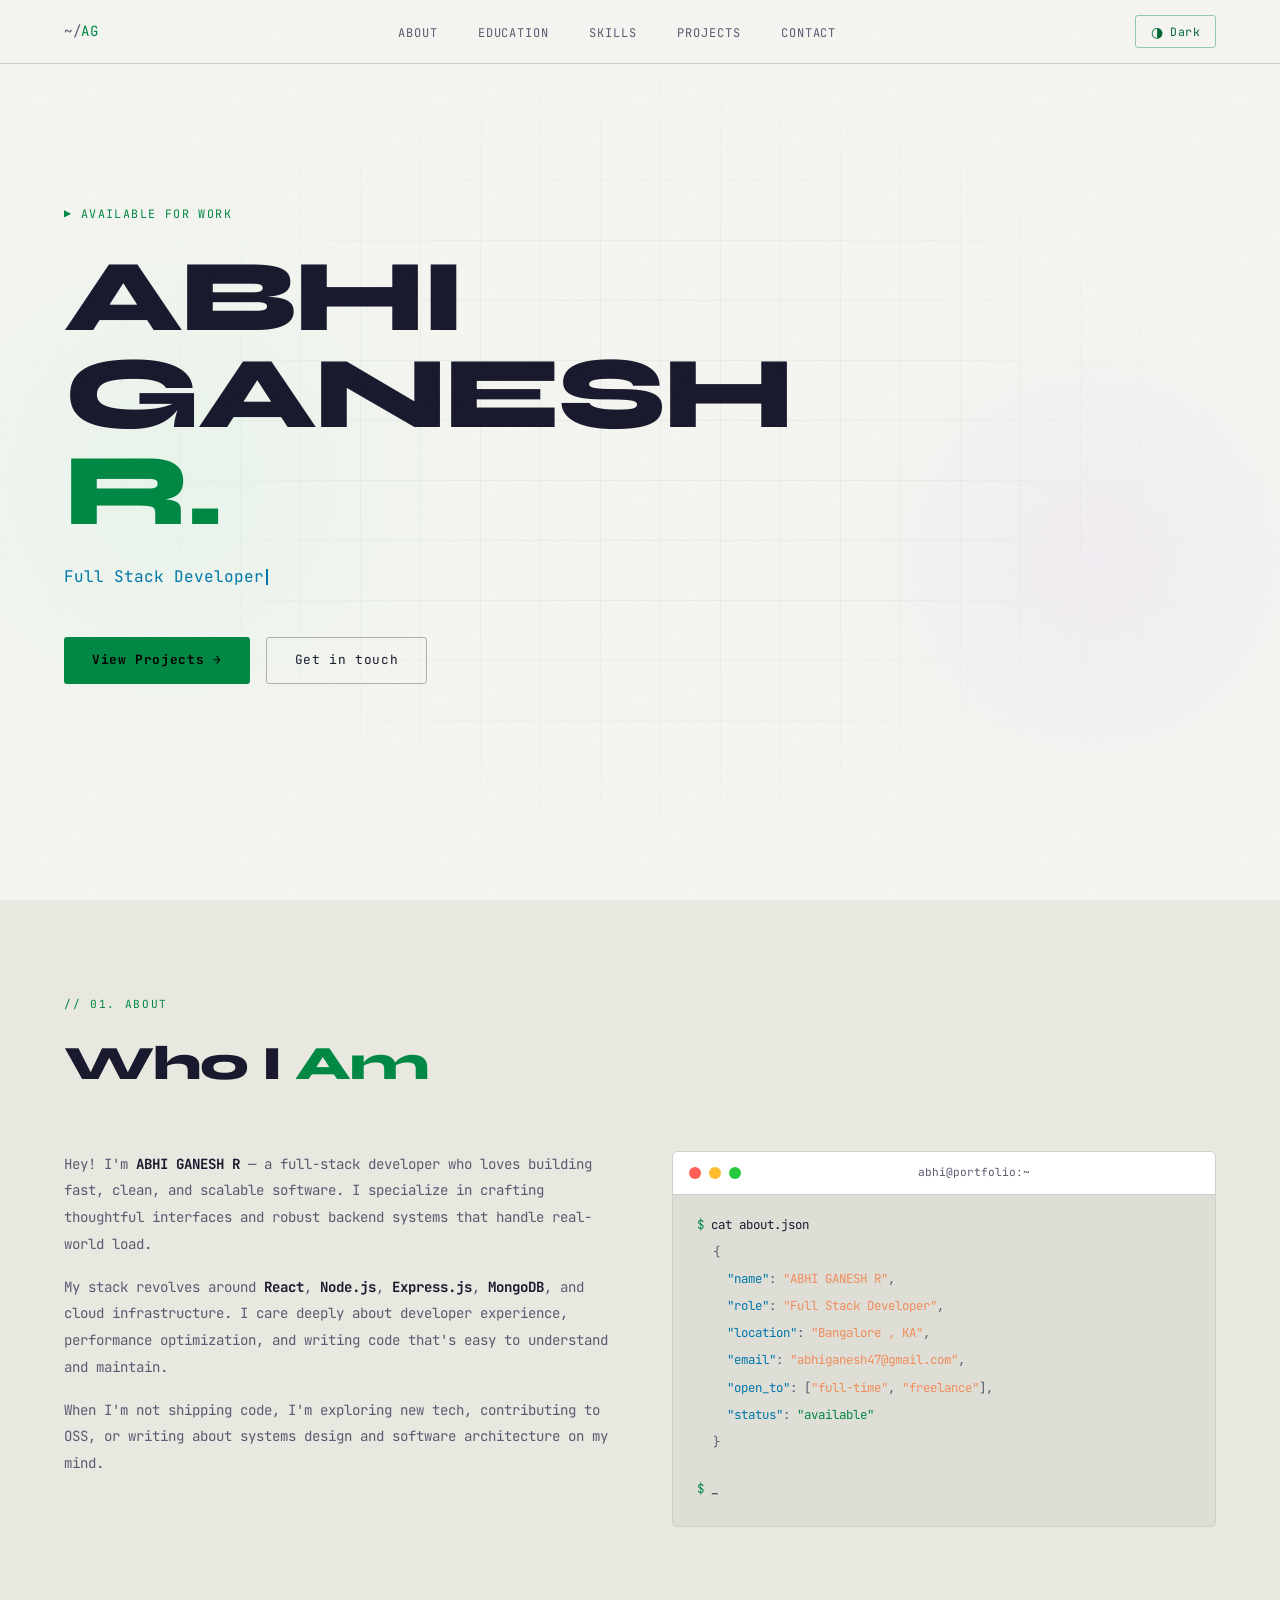
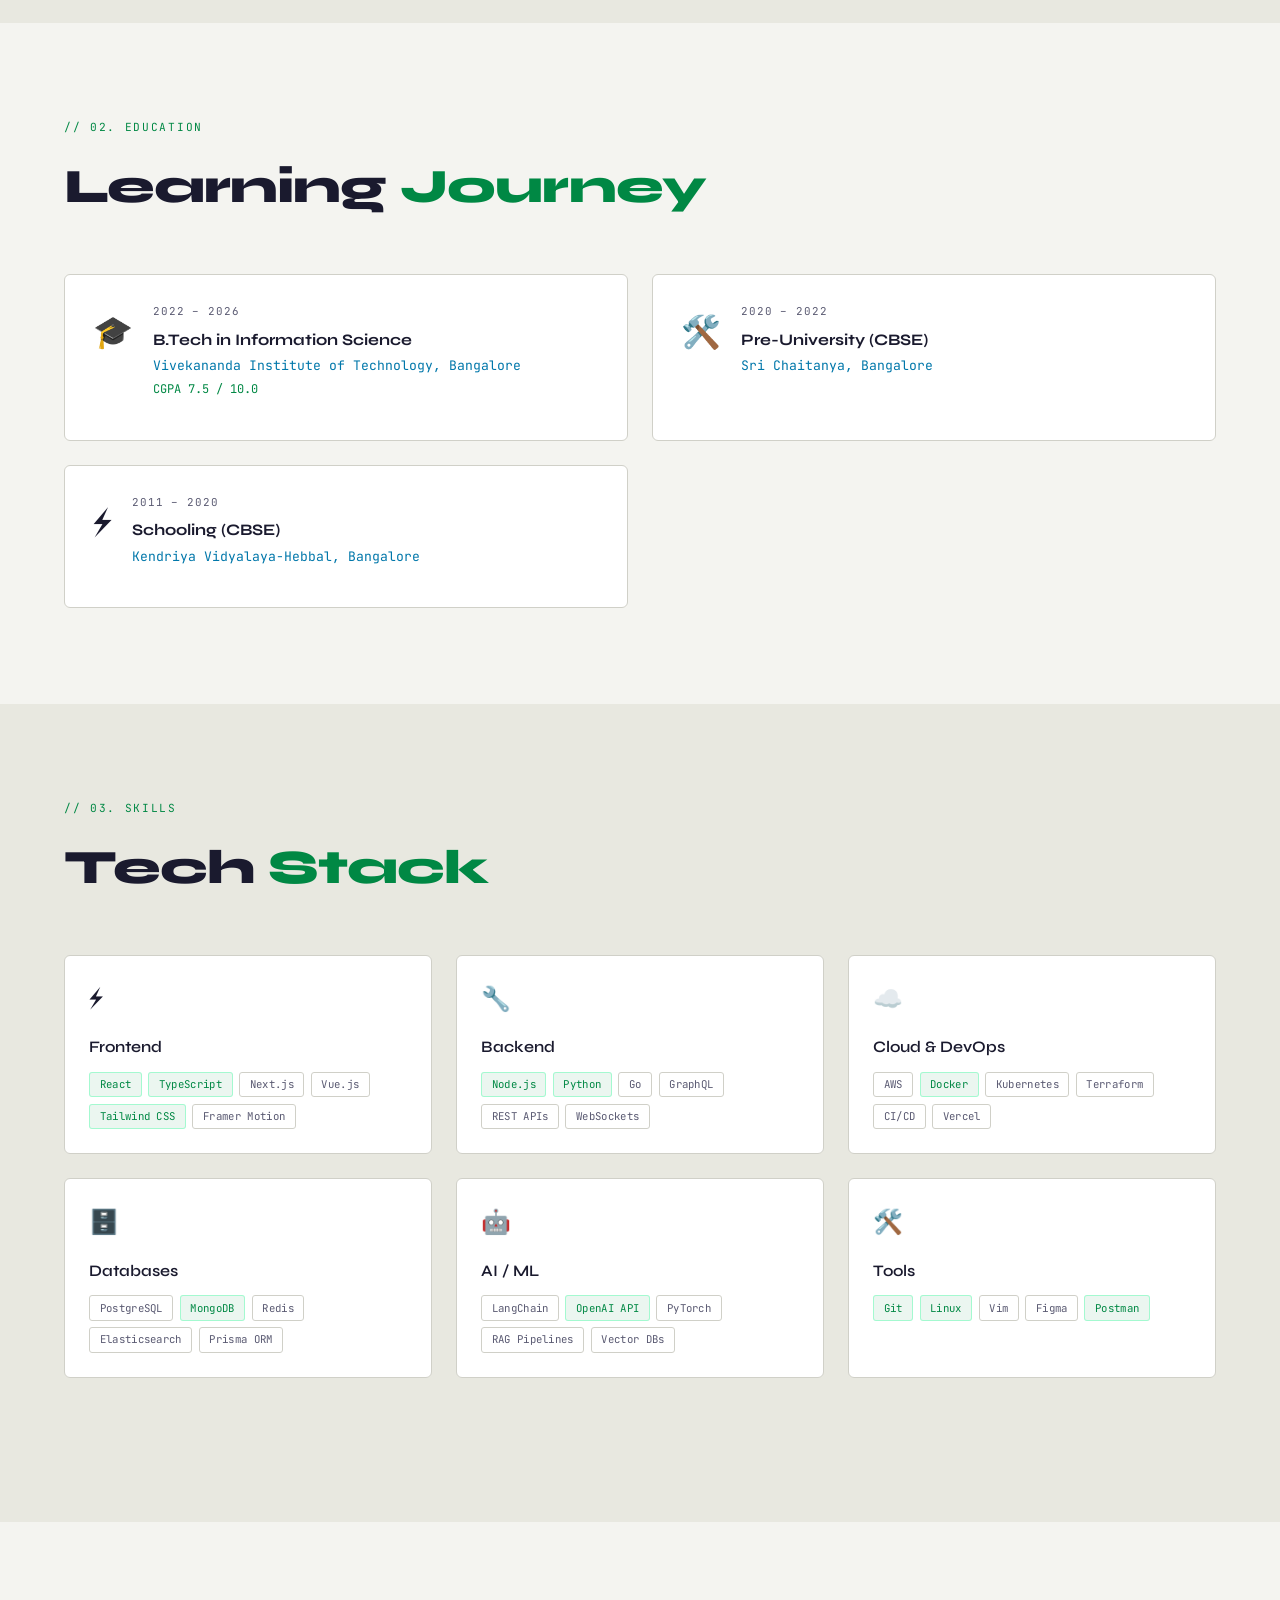
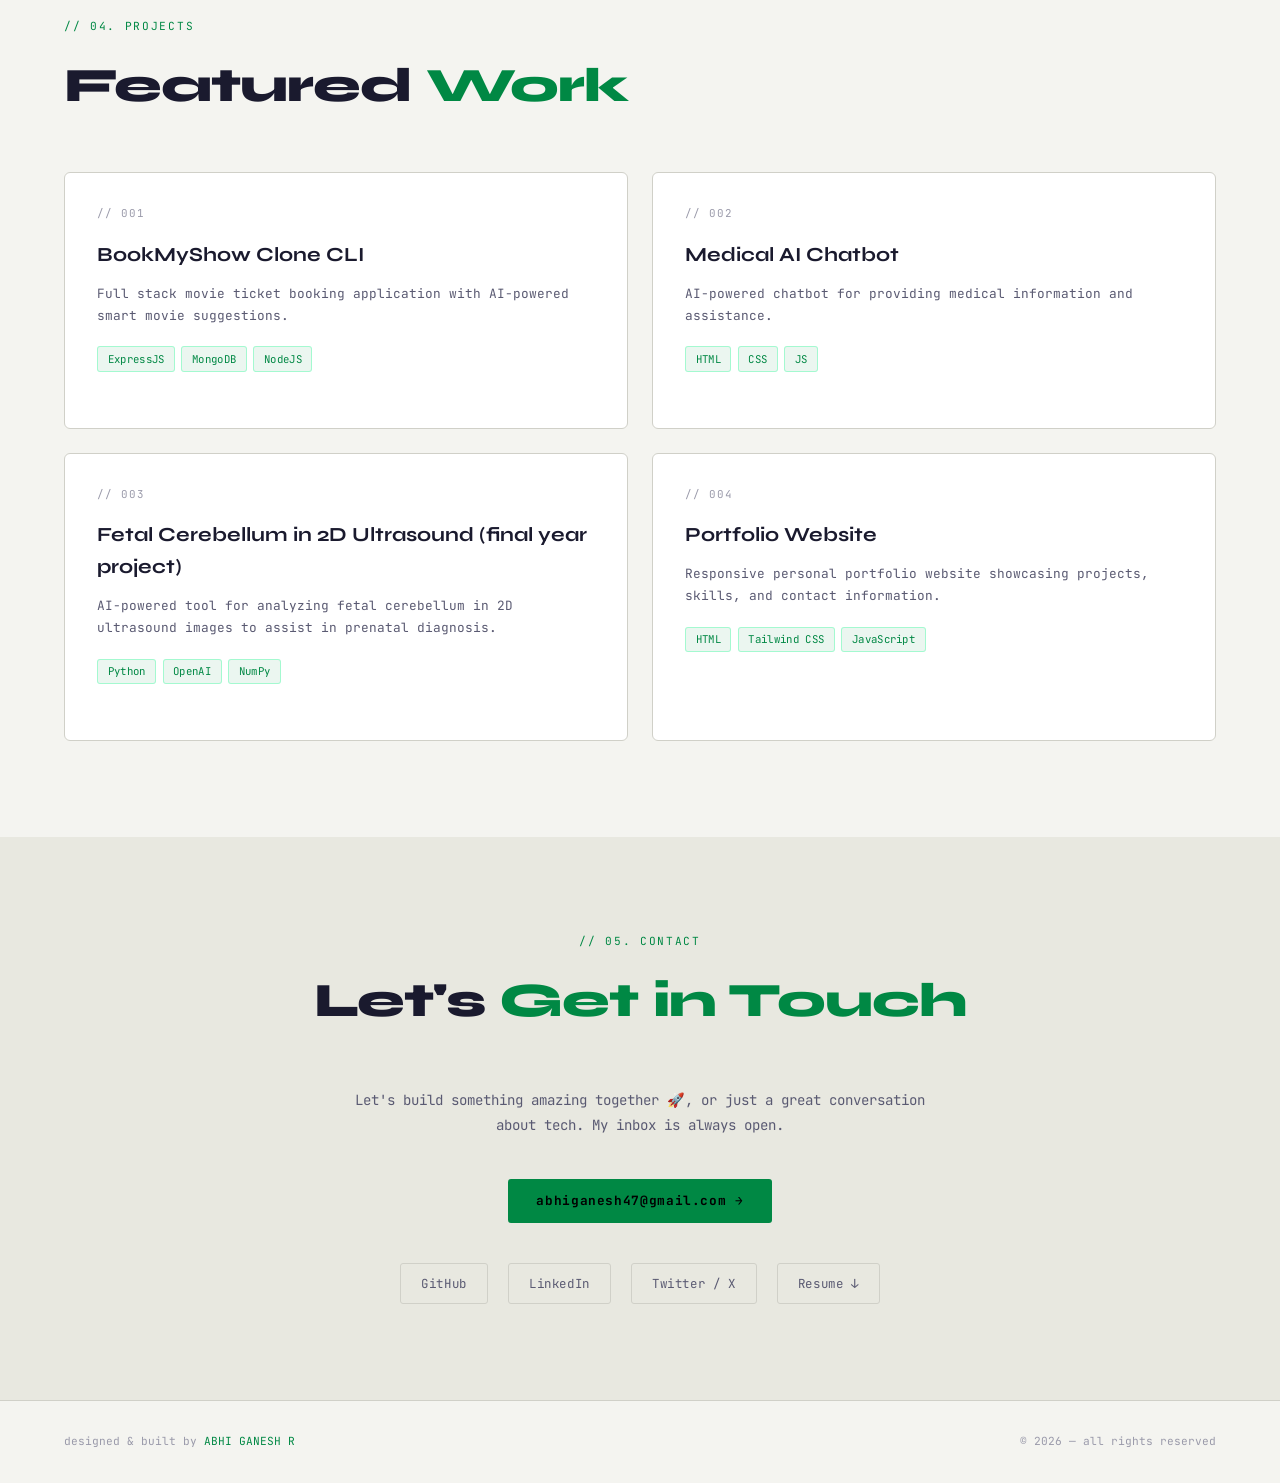
<file: index.html>
<!DOCTYPE html>
<html lang="en" data-theme="dark">
<head>
<meta charset="UTF-8"/>
<meta name="viewport" content="width=device-width, initial-scale=1.0"/>
<title>Abhi Ganesh — Portfolio</title>
<meta name="description" content="Full Stack Developer portfolio — Abhi Ganesh"/>
<link rel="preconnect" href="https://fonts.googleapis.com"/>
<link rel="preconnect" href="https://fonts.gstatic.com" crossorigin/>
<link href="https://fonts.googleapis.com/css2?family=JetBrains+Mono:wght@300;400;500;700&family=Syne:wght@400;600;800&display=swap" rel="stylesheet"/>

<style>
/* ═══════════════════════════════════════════════════════════
   CSS VARIABLES  — dark theme (default)
═══════════════════════════════════════════════════════════ */
:root {
  --bg:       #0a0a0f;
  --bg2:      #0f0f1a;
  --bg3:      #13131f;
  --surface:  #181825;
  --border:   #2a2a40;
  --border2:  #3a3a5c;
  --green:    #00ff88;
  --green2:   #00cc6a;
  --cyan:     #00d4ff;
  --purple:   #a855f7;
  --text:     #e2e2f0;
  --muted:    #6b6b8a;
  --dim:      #3a3a55;
  --card-bg:  #13131f;
  --font-mono:'JetBrains Mono', monospace;
  --font-disp:'Syne', sans-serif;
  --radius:   6px;
  --nav-h:    64px;
  --shadow:   0 8px 32px rgba(0,0,0,0.4);
  --transition:0.3s ease;
}

/* ── Light theme ── */
[data-theme="light"] {
  --bg:       #f4f4f0;
  --bg2:      #ebebе4;
  --bg2:      #e8e8e0;
  --bg3:      #deded6;
  --surface:  #ffffff;
  --border:   #d0d0c8;
  --border2:  #b0b0a8;
  --green:    #008844;
  --green2:   #006633;
  --cyan:     #0077aa;
  --purple:   #6622cc;
  --text:     #1a1a2e;
  --muted:    #5a5a72;
  --dim:      #9a9aaa;
  --card-bg:  #ffffff;
  --shadow:   0 8px 32px rgba(0,0,0,0.12);
}

/* ═══════════════════════════════════════════════════════════
   RESET & BASE
═══════════════════════════════════════════════════════════ */
*,*::before,*::after{box-sizing:border-box;margin:0;padding:0}
html{scroll-behavior:smooth;font-size:16px}
body{
  background:var(--bg);color:var(--text);
  font-family:var(--font-mono);line-height:1.6;
  overflow-x:hidden;transition:background var(--transition),color var(--transition);
}
body::before{
  content:'';position:fixed;inset:0;pointer-events:none;z-index:9999;
  background-image:url("data:image/svg+xml,%3Csvg viewBox='0 0 200 200' xmlns='http://www.w3.org/2000/svg'%3E%3Cfilter id='n'%3E%3CfeTurbulence type='fractalNoise' baseFrequency='0.85' numOctaves='4' stitchTiles='stitch'/%3E%3C/filter%3E%3Crect width='100%25' height='100%25' filter='url(%23n)' opacity='0.03'/%3E%3C/svg%3E");
  background-size:200px 200px;opacity:0.35;
}
img{max-width:100%;display:block}
a{color:inherit;text-decoration:none}
::-webkit-scrollbar{width:4px}
::-webkit-scrollbar-track{background:var(--bg)}
::-webkit-scrollbar-thumb{background:var(--green2);border-radius:2px}

/* ═══════════════════════════════════════════════════════════
   SCROLL PROGRESS BAR
═══════════════════════════════════════════════════════════ */
#scrollProgress{
  position:fixed;top:0;left:0;height:2px;width:0;
  background:linear-gradient(90deg,var(--green),var(--cyan));
  z-index:9000;transition:width 0.1s linear;
}

/* ═══════════════════════════════════════════════════════════
   NAV
═══════════════════════════════════════════════════════════ */
nav{
  position:fixed;top:0;left:0;right:0;z-index:100;
  display:flex;align-items:center;justify-content:space-between;
  padding:0 4rem;height:var(--nav-h);
  background:rgba(10,10,15,0.88);
  backdrop-filter:blur(20px);
  border-bottom:1px solid var(--border);
  transition:background var(--transition),border-color var(--transition);
}
[data-theme="light"] nav{background:rgba(244,244,240,0.92)}

.nav-logo{
  font-family:var(--font-mono);font-size:0.88rem;
  color:var(--green);letter-spacing:0.05em;
}
.nav-logo span{color:var(--muted)}

.nav-links{display:flex;gap:2.5rem;list-style:none;align-items:center}
.nav-links a{
  font-size:0.75rem;color:var(--muted);letter-spacing:0.08em;
  text-transform:uppercase;transition:color var(--transition);
  position:relative;padding-bottom:2px;
}
.nav-links a::after{
  content:'';position:absolute;bottom:0;left:0;
  width:0;height:1px;background:var(--green);transition:width 0.3s;
}
.nav-links a:hover,.nav-links a.active{color:var(--green)}
.nav-links a:hover::after,.nav-links a.active::after{width:100%}

/* theme btn */
#themeBtn{
  display:inline-flex;align-items:center;gap:0.4rem;
  padding:0.4rem 0.9rem;font-family:var(--font-mono);
  font-size:0.72rem;letter-spacing:0.06em;
  background:transparent;color:var(--muted);
  border:1px solid var(--border2);border-radius:3px;
  cursor:pointer;transition:all var(--transition);white-space:nowrap;
}
#themeBtn:hover{color:var(--green);border-color:rgba(0,255,136,0.4)}
#themeBtn.is-light{color:var(--green2);border-color:rgba(0,136,68,0.4)}
.theme-icon{font-size:0.9rem}

/* hamburger */
#hamburger{
  display:none;background:none;border:1px solid var(--border2);
  color:var(--text);font-size:1.1rem;padding:0.4rem 0.6rem;
  border-radius:3px;cursor:pointer;line-height:1;
}
#mobileMenu{
  display:none;position:fixed;top:var(--nav-h);left:0;right:0;
  background:var(--bg2);border-bottom:1px solid var(--border);
  padding:1rem 1.5rem;z-index:99;
}
#mobileMenu.open{display:block}
#mobileMenu ul{list-style:none;display:flex;flex-direction:column;gap:1rem}
#mobileMenu a{font-size:0.85rem;color:var(--muted);letter-spacing:0.06em;text-transform:uppercase}
#mobileMenu a:hover{color:var(--green)}

/* ═══════════════════════════════════════════════════════════
   HERO
═══════════════════════════════════════════════════════════ */
#hero{
  min-height:100vh;display:flex;flex-direction:column;justify-content:center;
  padding:calc(var(--nav-h) + 3rem) 4rem 4rem;
  position:relative;overflow:hidden;
}
.hero-grid{
  position:absolute;inset:0;
  background-image:
    linear-gradient(rgba(0,255,136,0.03) 1px,transparent 1px),
    linear-gradient(90deg,rgba(0,255,136,0.03) 1px,transparent 1px);
  background-size:60px 60px;
  mask-image:radial-gradient(ellipse at center,black 20%,transparent 75%);
  transition:opacity var(--transition);
}
[data-theme="light"] .hero-grid{
  background-image:
    linear-gradient(rgba(0,136,68,0.06) 1px,transparent 1px),
    linear-gradient(90deg,rgba(0,136,68,0.06) 1px,transparent 1px);
}
.hero-glow{
  position:absolute;top:20%;left:-10%;
  width:600px;height:600px;pointer-events:none;
  background:radial-gradient(circle,rgba(0,255,136,0.05) 0%,transparent 70%);
}
.hero-glow2{
  position:absolute;bottom:10%;right:-5%;
  width:500px;height:500px;pointer-events:none;
  background:radial-gradient(circle,rgba(168,85,247,0.05) 0%,transparent 70%);
}
.hero-content{position:relative;max-width:820px}
.hero-tag{
  display:inline-flex;align-items:center;gap:0.5rem;
  font-size:0.73rem;color:var(--green);letter-spacing:0.12em;
  text-transform:uppercase;margin-bottom:1.5rem;
  animation:fadeUp 0.6s ease both;
}
#hero-name{
  font-family:var(--font-disp);font-size:clamp(3.5rem,8vw,7rem);
  font-weight:800;line-height:0.95;letter-spacing:-0.03em;color:#fff;
  animation:fadeUp 0.6s 0.1s ease both;
}
[data-theme="light"] #hero-name{color:#1a1a2e}
#hero-name .accent{color:var(--green)}
.hero-subtitle{
  margin-top:1.5rem;font-size:1rem;color:var(--muted);
  animation:fadeUp 0.6s 0.2s ease both;
}
.hero-subtitle #typing-text{color:var(--cyan)}
.cursor{
  display:inline-block;width:2px;height:1em;background:var(--cyan);
  margin-left:2px;vertical-align:middle;animation:blink 1s step-end infinite;
}
.hero-cta{
  margin-top:3rem;display:flex;gap:1rem;flex-wrap:wrap;
  animation:fadeUp 0.6s 0.3s ease both;
}
#hero-stats{
  margin-top:4rem;display:flex;gap:3rem;flex-wrap:wrap;
  animation:fadeUp 0.6s 0.4s ease both;
}
.stat-num{
  font-family:var(--font-disp);font-size:2rem;font-weight:800;
  color:#fff;line-height:1;
}
[data-theme="light"] .stat-num{color:#1a1a2e}
.stat-num .green{color:var(--green)}
.stat-label{font-size:0.7rem;color:var(--muted);margin-top:0.3rem;letter-spacing:0.08em;text-transform:uppercase}

/* BUTTONS */
.btn{
  display:inline-flex;align-items:center;gap:0.5rem;
  padding:0.75rem 1.75rem;font-family:var(--font-mono);
  font-size:0.8rem;letter-spacing:0.05em;border-radius:3px;
  cursor:pointer;transition:all 0.2s;border:none;
}
.btn-primary{background:var(--green);color:#000;font-weight:700}
.btn-primary:hover{filter:brightness(1.1);transform:translateY(-2px);box-shadow:0 8px 30px rgba(0,255,136,0.25)}
.btn-outline{background:transparent;color:var(--text);border:1px solid var(--border2)}
.btn-outline:hover{border-color:var(--green);color:var(--green);transform:translateY(-2px)}

/* ═══════════════════════════════════════════════════════════
   SECTIONS
═══════════════════════════════════════════════════════════ */
section{padding:6rem 4rem}
.section-label{
  font-size:0.7rem;color:var(--green);
  letter-spacing:0.15em;text-transform:uppercase;margin-bottom:0.75rem;
}
.section-title{
  font-family:var(--font-disp);font-size:clamp(2rem,4vw,3rem);
  font-weight:800;color:#fff;letter-spacing:-0.02em;margin-bottom:3rem;
}
[data-theme="light"] .section-title{color:#1a1a2e}
.section-title span{color:var(--green)}

/* ═══════════════════════════════════════════════════════════
   ABOUT
═══════════════════════════════════════════════════════════ */
#about{background:var(--bg2)}
.about-grid{display:grid;grid-template-columns:1fr 1fr;gap:4rem;align-items:start}
#about-text p{color:var(--muted);line-height:1.9;margin-bottom:1rem;font-size:0.88rem}
#about-text p strong{color:var(--text)}

.terminal-block{
  background:var(--bg);border:1px solid var(--border);
  border-radius:var(--radius);overflow:hidden;
  transition:background var(--transition),border-color var(--transition);
}
[data-theme="light"] .terminal-block{background:var(--bg3)}
.terminal-bar{
  display:flex;align-items:center;gap:0.5rem;
  padding:0.75rem 1rem;background:var(--surface);
  border-bottom:1px solid var(--border);
}
.dot{width:12px;height:12px;border-radius:50%}
.dot.red{background:#ff5f57}.dot.yellow{background:#ffbd2e}.dot.green{background:#27c93f}
.terminal-title{font-size:0.7rem;color:var(--muted);margin:0 auto}
.terminal-body{padding:1.25rem 1.5rem;font-size:0.78rem}
.t-line{margin-bottom:0.45rem}
.t-prompt{color:var(--green)}
.t-cmd{color:var(--text)}
.t-out{color:var(--muted);padding-left:1rem}
.t-key{color:var(--cyan)}
.t-str{color:#f08c5a}

/* ═══════════════════════════════════════════════════════════
   EDUCATION
═══════════════════════════════════════════════════════════ */
#education{background:var(--bg)}
#education-grid{
  display:grid;grid-template-columns:repeat(2,1fr);gap:1.5rem;
}
.edu-card{
  display:flex;gap:1.25rem;
  background:var(--card-bg);border:1px solid var(--border);
  border-radius:var(--radius);padding:1.75rem;
  transition:border-color var(--transition),transform var(--transition);
  position:relative;overflow:hidden;
}
.edu-card::before{
  content:'';position:absolute;left:0;top:0;bottom:0;
  width:2px;background:linear-gradient(180deg,var(--green),var(--cyan));
  transform:scaleY(0);transform-origin:top;transition:transform 0.3s;
}
.edu-card:hover{border-color:var(--border2);transform:translateY(-3px)}
.edu-card:hover::before{transform:scaleY(1)}
.edu-icon{font-size:2rem;flex-shrink:0;margin-top:0.2rem}
.edu-year{font-size:0.68rem;color:var(--muted);letter-spacing:0.08em;text-transform:uppercase;margin-bottom:0.4rem}
.edu-degree{font-family:var(--font-disp);font-size:1rem;font-weight:700;color:var(--text);margin-bottom:0.2rem}
.edu-inst{font-size:0.82rem;color:var(--cyan);margin-bottom:0.25rem}
.edu-grade{font-size:0.75rem;color:var(--green);margin-bottom:0.75rem}
.edu-highlights{display:flex;flex-wrap:wrap;gap:0.35rem}
.edu-tag{
  font-size:0.65rem;padding:0.18rem 0.55rem;
  background:var(--surface);color:var(--muted);
  border:1px solid var(--border);border-radius:3px;
}

/* ═══════════════════════════════════════════════════════════
   SKILLS
═══════════════════════════════════════════════════════════ */
#skills{background:var(--bg2)}
#skills-grid{display:grid;grid-template-columns:repeat(3,1fr);gap:1.5rem}
.skill-card{
  background:var(--card-bg);border:1px solid var(--border);
  border-radius:var(--radius);padding:1.5rem;
  transition:border-color var(--transition),transform var(--transition);
  position:relative;overflow:hidden;
}
.skill-card::before{
  content:'';position:absolute;top:0;left:0;right:0;height:2px;
  background:linear-gradient(90deg,var(--green),var(--cyan));
  transform:scaleX(0);transform-origin:left;transition:transform 0.3s;
}
.skill-card:hover{border-color:var(--border2);transform:translateY(-4px)}
.skill-card:hover::before{transform:scaleX(1)}
.skill-icon{font-size:1.5rem;margin-bottom:1rem}
.skill-name{font-family:var(--font-disp);font-size:1rem;font-weight:600;color:var(--text);margin-bottom:0.75rem}
.skill-tags{display:flex;flex-wrap:wrap;gap:0.4rem}
.tag{
  font-size:0.67rem;padding:0.2rem 0.6rem;
  background:var(--surface);color:var(--muted);
  border:1px solid var(--border);border-radius:3px;letter-spacing:0.03em;
  transition:all 0.2s;
}
.tag.active{color:var(--green);border-color:rgba(0,255,136,0.3);background:rgba(0,255,136,0.06)}
[data-theme="light"] .tag.active{background:rgba(0,136,68,0.08)}

/* Bars */
#skill-bars{margin-top:3rem;max-width:640px}
.bar-item{margin-bottom:1.25rem}
.bar-header{display:flex;justify-content:space-between;margin-bottom:0.4rem;font-size:0.78rem}
.bar-label{color:var(--text)}
.bar-pct{color:var(--green)}
.bar-track{height:4px;background:var(--surface);border-radius:2px;overflow:hidden}
.bar-fill{
  height:100%;border-radius:2px;
  background:linear-gradient(90deg,var(--green),var(--cyan));
  width:0;transition:width 1.2s cubic-bezier(0.23,1,0.32,1);
}

/* ═══════════════════════════════════════════════════════════
   PROJECTS
═══════════════════════════════════════════════════════════ */
#projects{background:var(--bg)}
#projects-grid{display:grid;grid-template-columns:repeat(2,1fr);gap:1.5rem}
.project-card{
  background:var(--card-bg);border:1px solid var(--border);
  border-radius:var(--radius);padding:2rem;
  transition:all var(--transition);position:relative;overflow:hidden;
}
.project-card::after{
  content:'';position:absolute;inset:0;
  background:linear-gradient(135deg,rgba(0,255,136,0.03),transparent);
  opacity:0;transition:opacity var(--transition);pointer-events:none;
}
.project-card:hover{border-color:rgba(0,255,136,0.3);transform:translateY(-4px);box-shadow:var(--shadow)}
.project-card:hover::after{opacity:1}
.project-card.featured{
  grid-column:span 2;border-color:rgba(0,255,136,0.2);
  background:linear-gradient(135deg,rgba(0,255,136,0.03) 0%,var(--card-bg) 40%);
}
.featured-inner{display:grid;grid-template-columns:1fr 1fr;gap:3rem;align-items:center}
.project-badge{
  display:inline-flex;align-items:center;gap:0.4rem;
  font-size:0.67rem;color:var(--green);letter-spacing:0.1em;text-transform:uppercase;
  margin-bottom:0.75rem;padding:0.25rem 0.75rem;
  border:1px solid rgba(0,255,136,0.3);border-radius:3px;background:rgba(0,255,136,0.05);
}
.project-num{font-size:0.68rem;color:var(--dim);letter-spacing:0.1em;margin-bottom:1rem}
.project-title{font-family:var(--font-disp);font-size:1.25rem;font-weight:700;color:var(--text);margin-bottom:0.75rem}
.project-desc{font-size:0.8rem;color:var(--muted);line-height:1.7;margin-bottom:1.25rem}
.project-stack{display:flex;flex-wrap:wrap;gap:0.4rem;margin-bottom:1.5rem}
.project-links{display:flex;gap:1rem}
.project-link{
  font-size:0.73rem;color:var(--muted);letter-spacing:0.05em;text-transform:uppercase;
  transition:color var(--transition);display:flex;align-items:center;gap:0.3rem;
}
.project-link:hover{color:var(--green)}
.project-visual{
  background:var(--bg2);border:1px solid var(--border);
  border-radius:var(--radius);padding:1.5rem;font-size:0.75rem;
}

/* ═══════════════════════════════════════════════════════════
   CONTACT
═══════════════════════════════════════════════════════════ */
#contact{background:var(--bg2);text-align:center}
.contact-inner{max-width:600px;margin:0 auto}
.contact-inner p{color:var(--muted);font-size:0.88rem;line-height:1.8;margin-bottom:2.5rem}
#contact-email{
  display:inline-flex;align-items:center;gap:0.5rem;
  margin-bottom:2.5rem;font-family:var(--font-mono);
}
#contact-links{display:flex;justify-content:center;gap:1.25rem;flex-wrap:wrap}
.contact-link{
  display:flex;align-items:center;gap:0.5rem;
  color:var(--muted);font-size:0.78rem;
  padding:0.6rem 1.25rem;border:1px solid var(--border);
  border-radius:3px;letter-spacing:0.05em;transition:all var(--transition);
}
.contact-link:hover{color:var(--green);border-color:rgba(0,255,136,0.4);background:rgba(0,255,136,0.04)}

/* ═══════════════════════════════════════════════════════════
   FOOTER
═══════════════════════════════════════════════════════════ */
footer{
  border-top:1px solid var(--border);padding:2rem 4rem;
  display:flex;justify-content:space-between;align-items:center;
  font-size:0.7rem;color:var(--dim);background:var(--bg);
}
footer span{color:var(--green)}

/* ═══════════════════════════════════════════════════════════
   BACK TO TOP
═══════════════════════════════════════════════════════════ */
#backToTop{
  position:fixed;bottom:2rem;right:2rem;z-index:200;
  width:44px;height:44px;border-radius:50%;
  background:var(--green);color:#000;font-size:1.1rem;
  border:none;cursor:pointer;font-weight:700;
  display:flex;align-items:center;justify-content:center;
  opacity:0;transform:translateY(12px);pointer-events:none;
  transition:opacity 0.3s,transform 0.3s,box-shadow 0.2s;
  box-shadow:0 4px 20px rgba(0,255,136,0.3);
}
#backToTop.visible{opacity:1;transform:translateY(0);pointer-events:all}
#backToTop:hover{box-shadow:0 6px 28px rgba(0,255,136,0.5);transform:translateY(-2px)}

/* ═══════════════════════════════════════════════════════════
   REVEAL ANIMATION
═══════════════════════════════════════════════════════════ */
.reveal{opacity:0;transform:translateY(28px);transition:opacity 0.7s ease,transform 0.7s ease}
.reveal.visible{opacity:1;transform:none}

/* ═══════════════════════════════════════════════════════════
   KEYFRAMES
═══════════════════════════════════════════════════════════ */
@keyframes fadeUp{from{opacity:0;transform:translateY(20px)}to{opacity:1;transform:translateY(0)}}
@keyframes blink{0%,100%{opacity:1}50%{opacity:0}}

/* ═══════════════════════════════════════════════════════════
   RESPONSIVE
═══════════════════════════════════════════════════════════ */
@media(max-width:900px){
  #skills-grid{grid-template-columns:repeat(2,1fr)}
  .about-grid{grid-template-columns:1fr}
  #education-grid{grid-template-columns:1fr}
}
@media(max-width:700px){
  nav{padding:0 1.25rem}
  .nav-links{display:none}
  #hamburger{display:block}
  #hero,section{padding-left:1.5rem;padding-right:1.5rem}
  section{padding-top:4rem;padding-bottom:4rem}
  #skills-grid{grid-template-columns:1fr}
  #projects-grid{grid-template-columns:1fr}
  .project-card.featured{grid-column:span 1}
  .featured-inner{grid-template-columns:1fr;gap:1.5rem}
  #hero-stats{gap:1.5rem}
  footer{flex-direction:column;gap:0.5rem;text-align:center;padding:1.5rem}
  #backToTop{bottom:1.25rem;right:1.25rem}
}
</style>
</head>
<body>

<!-- ── SCROLL PROGRESS ───────────────────────── -->
<div id="scrollProgress" aria-hidden="true"></div>

<!-- ── NAV ──────────────────────────────────── -->
<nav role="navigation" aria-label="Main navigation">
  <div class="nav-logo"><span>~/</span>AG</div>

  <ul class="nav-links" role="list">
    <li><a href="#about">about</a></li>
    <li><a href="#education">education</a></li>
    <li><a href="#skills">skills</a></li>
    <li><a href="#projects">projects</a></li>
    <li><a href="#contact">contact</a></li>
  </ul>

  <div style="display:flex;align-items:center;gap:0.75rem">
    <button id="themeBtn" aria-label="Toggle theme">
      <span class="theme-icon">☀</span>
      <span class="theme-label">Light</span>
    </button>
    <button id="hamburger" aria-label="Open menu" aria-expanded="false">☰</button>
  </div>
</nav>

<!-- ── MOBILE MENU ───────────────────────────── -->
<div id="mobileMenu" role="dialog" aria-label="Mobile navigation">
  <ul>
    <li><a href="#about">About</a></li>
    <li><a href="#education">Education</a></li>
    <li><a href="#skills">Skills</a></li>
    <li><a href="#projects">Projects</a></li>
    <li><a href="#contact">Contact</a></li>
  </ul>
</div>

<!-- ═══════════════════════════════════════════
     HERO
═══════════════════════════════════════════ -->
<section id="hero" aria-label="Introduction">
  <div class="hero-grid" aria-hidden="true"></div>
  <div class="hero-glow"  aria-hidden="true"></div>
  <div class="hero-glow2" aria-hidden="true"></div>

  <div class="hero-content">
    <div class="hero-tag" id="hero-available">▶ Available for work</div>
    <h1 id="hero-name" aria-label="Abhi Ganesh">…</h1>
    <p class="hero-subtitle">
      <span id="typing-text"></span><span class="cursor" aria-hidden="true"></span>
    </p>
    <div class="hero-cta">
      <a href="#projects" class="btn btn-primary">View Projects →</a>
      <a href="#contact"  class="btn btn-outline">Get in touch</a>
    </div>
    <div id="hero-stats" role="list"></div>
  </div>
</section>

<!-- ═══════════════════════════════════════════
     ABOUT
═══════════════════════════════════════════ -->
<section id="about" aria-label="About me">
  <div class="section-label">// 01. about</div>
  <h2 class="section-title">Who I <span>Am</span></h2>
  <div class="about-grid reveal">
    <div id="about-text"></div>
    <div class="terminal-block" role="figure" aria-label="Terminal output">
      <div class="terminal-bar">
        <div class="dot red"></div>
        <div class="dot yellow"></div>
        <div class="dot green"></div>
        <div class="terminal-title">abhi@portfolio:~</div>
      </div>
      <div class="terminal-body" id="terminal-json"></div>
    </div>
  </div>
</section>

<!-- ═══════════════════════════════════════════
     EDUCATION
═══════════════════════════════════════════ -->
<section id="education" aria-label="Education and certifications">
  <div class="section-label">// 02. education</div>
  <h2 class="section-title">Learning <span>Journey</span></h2>
  <div id="education-grid"></div>
</section>

<!-- ═══════════════════════════════════════════
     SKILLS
═══════════════════════════════════════════ -->
<section id="skills" aria-label="Technical skills">
  <div class="section-label">// 03. skills</div>
  <h2 class="section-title">Tech <span>Stack</span></h2>
  <div id="skills-grid"></div>
  <div id="skill-bars"></div>
</section>

<!-- ═══════════════════════════════════════════
     PROJECTS
═══════════════════════════════════════════ -->
<section id="projects" aria-label="Featured projects">
  <div class="section-label">// 04. projects</div>
  <h2 class="section-title">Featured <span>Work</span></h2>
  <div id="projects-grid"></div>
</section>

<!-- ═══════════════════════════════════════════
     CONTACT
═══════════════════════════════════════════ -->
<section id="contact" aria-label="Contact">
  <div class="section-label" style="text-align:center">// 05. contact</div>
  <h2 class="section-title reveal" style="text-align:center">Let's <span>Get in Touch</span></h2>
  <div class="contact-inner reveal">
    <p>Let's build something amazing together 🚀, or just a great conversation about tech. My inbox is always open.</p>
    <a id="contact-email" class="btn btn-primary" href="#"></a>
    <div id="contact-links"></div>
  </div>
</section>

<!-- ── FOOTER ────────────────────────────────── -->
<footer>
  <div id="footer-name"></div>
  <div>© 2026 — all rights reserved</div>
</footer>

<!-- ── BACK TO TOP ───────────────────────────── -->
<button id="backToTop" aria-label="Back to top" title="Back to top">↑</button>

<!-- ══════════════════════════════════════════════
     JS FILES — load order matters
══════════════════════════════════════════════ -->
<script src="js/data.js"></script>
<script src="js/render.js"></script>
<script src="js/theme.js"></script>
<script src="js/scroll.js"></script>
<script src="js/animations.js"></script>
<script src="js/main.js"></script>

</body>
</html>
</file>
